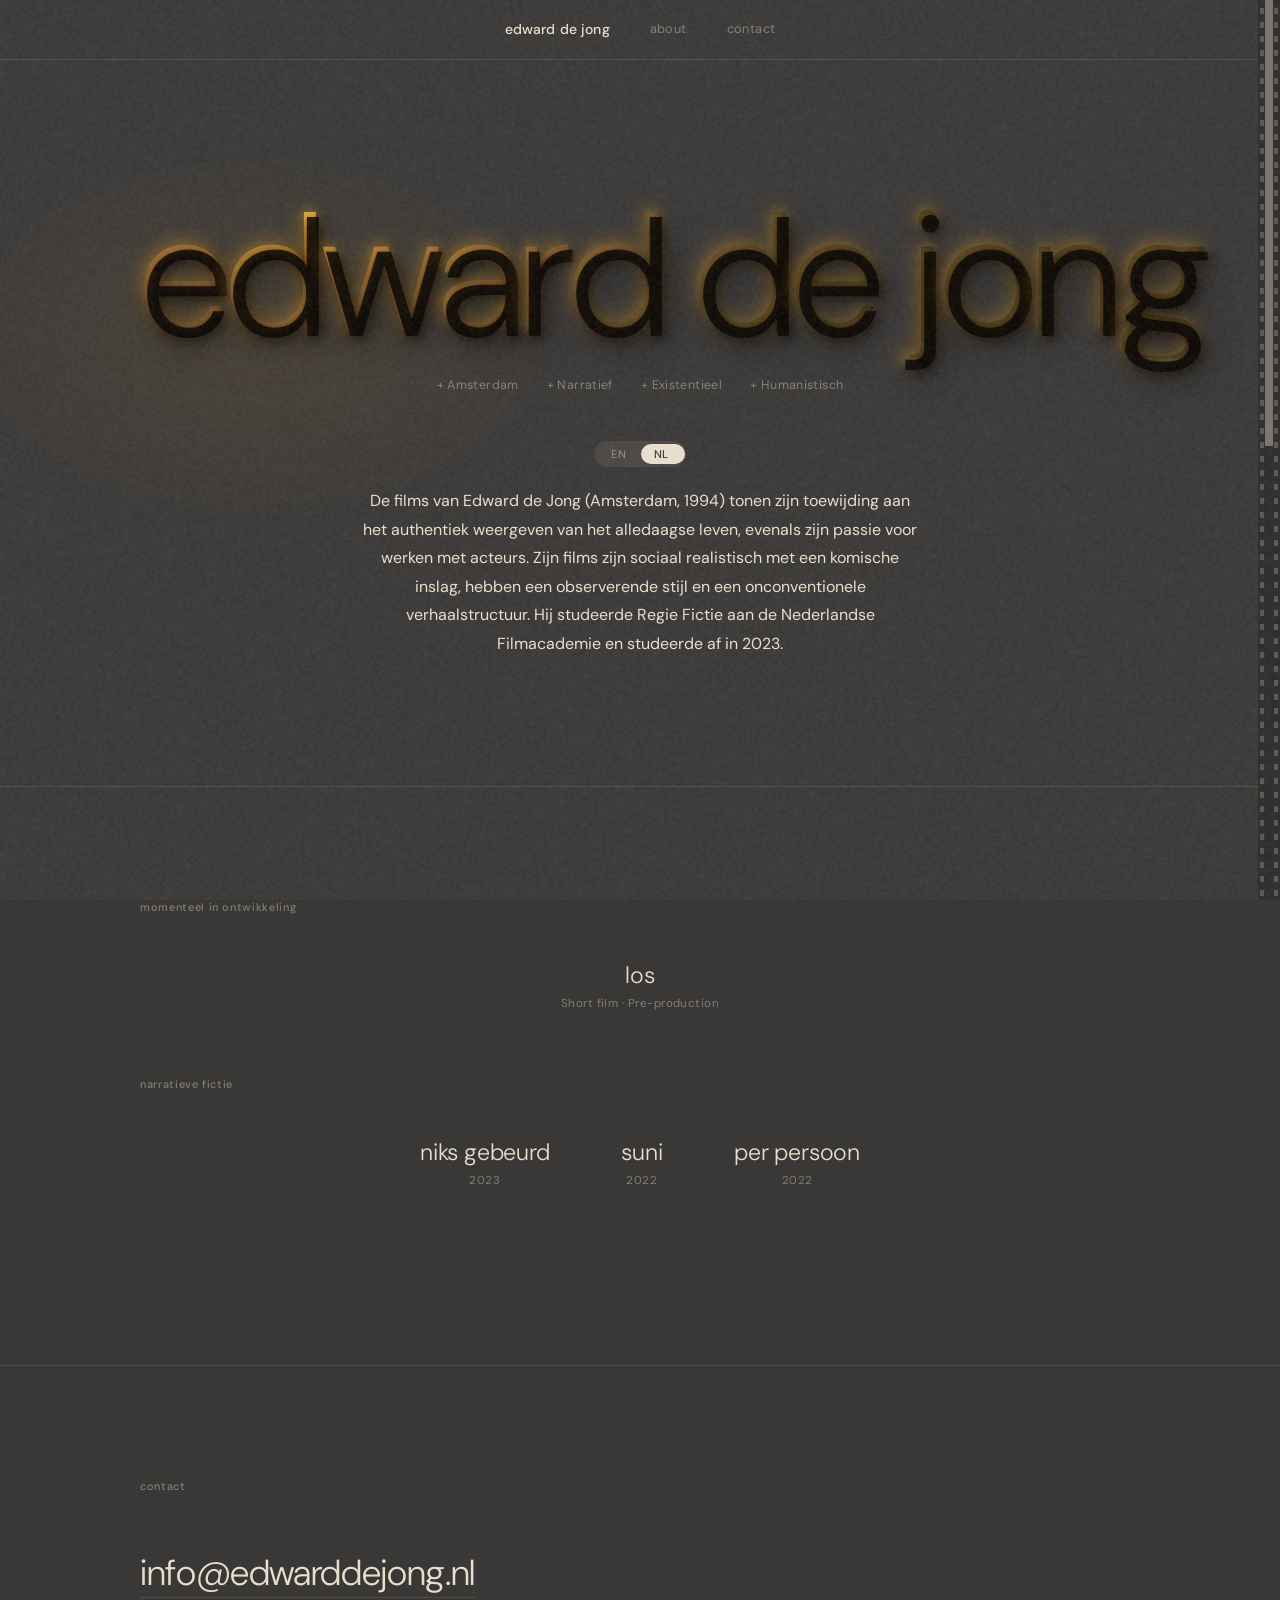
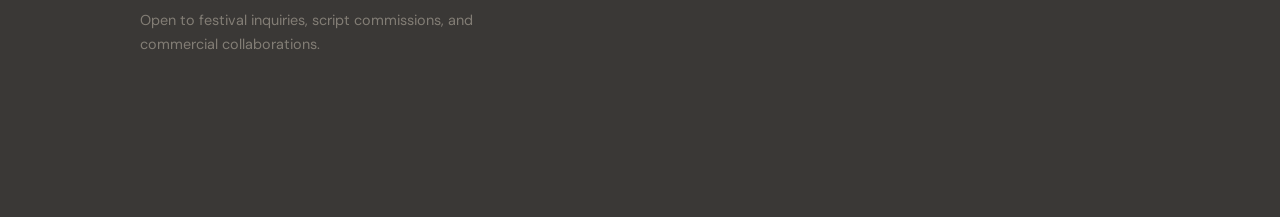
<file: index.html>
<!DOCTYPE html>
<html lang="en">
<head>
  <meta charset="UTF-8">
  <meta name="viewport" content="width=device-width, initial-scale=1.0">
  <title>Edward de Jong — Writer &amp; Director</title>
  <meta name="description" content="Edward de Jong is a Dutch writer and director based in Amsterdam, known for socially realistic films with a comic edge.">

  <!-- Open Graph -->
  <meta property="og:title"       content="Edward de Jong — Writer &amp; Director">
  <meta property="og:description" content="Dutch writer and director based in Amsterdam.">
  <meta property="og:image"       content="[OG image URL — add later]">
  <meta property="og:type"        content="website">
  <meta property="og:url"         content="https://edwarddejong.nl">

  <!-- Fonts: DM Sans -->
  <link rel="preconnect" href="https://fonts.googleapis.com">
  <link rel="preconnect" href="https://fonts.gstatic.com" crossorigin>
  <link href="https://fonts.googleapis.com/css2?family=DM+Sans:opsz,wght@9..40,300;9..40,400;9..40,500&display=swap" rel="stylesheet">

  <link rel="stylesheet" href="css/style.css">
</head>
<body id="top">
  <div id="pageOverlay" class="page-overlay"></div>

  <!-- ── Navigation ─────────────────────────────────────── -->
  <nav>
    <div class="nav-inner">
      <a href="#top" class="nav-name">Edward de Jong</a>
      <ul class="nav-links">
        <li><a href="about.html">About</a></li>
        <li><a href="#contact">Contact</a></li>
      </ul>
    </div>
  </nav>

  <!-- ── Intro ──────────────────────────────────────────── -->
  <section id="intro">
    <div class="container">
      <h1 class="intro-title" data-animate="1">Edward de Jong</h1>
      <p class="intro-sub" data-animate="2">
        <span data-en="+ Amsterdam"   data-nl="+ Amsterdam">+ Amsterdam</span>
        <span data-en="+ Narrative"   data-nl="+ Narratief">+ Narratief</span>
        <span data-en="+ Existential" data-nl="+ Existentieel">+ Existentieel</span>
        <span data-en="+ Humanistic"  data-nl="+ Humanistisch">+ Humanistisch</span>
      </p>

      <div data-animate="3">
        <!-- Language toggle -->
        <div class="lang-toggle" id="langToggle" role="group" aria-label="Language">
          <div class="lang-pill" id="langPill" aria-hidden="true"></div>
          <button class="lang-btn"        data-lang="en">EN</button>
          <button class="lang-btn active" data-lang="nl">NL</button>
        </div>

        <!-- Bio — crossfades between languages -->
        <div class="bio-wrap">
          <p class="bio-text" id="bio-en" hidden>
            Edward de Jong (Amsterdam, 1994) is a writer and director whose films are grounded in everyday life and shaped by a passion for working with actors. His work is socially realistic with a comic edge — observational in style, unconventional in structure. He studied Fiction Directing at the Nederlandse Filmacademie and graduated in 2023.
          </p>
          <p class="bio-text" id="bio-nl">
            De films van Edward de Jong (Amsterdam, 1994) tonen zijn toewijding aan het authentiek weergeven van het alledaagse leven, evenals zijn passie voor werken met acteurs. Zijn films zijn sociaal realistisch met een komische inslag, hebben een observerende stijl en een onconventionele verhaalstructuur. Hij studeerde Regie Fictie aan de Nederlandse Filmacademie en studeerde af in 2023.
          </p>
        </div>
      </div>
    </div>
  </section>

  <!-- ── Work ───────────────────────────────────────────── -->
  <section id="work">
    <!-- Two sub-sections built by buildFilmStrip() in main.js -->
    <div class="container" id="workContainer"></div>
  </section>

  <!-- ── Contact ────────────────────────────────────────── -->
  <section id="contact">
    <div class="container">
      <p class="section-label">Contact</p>
      <p class="contact-email" id="contact-email">
        <a href="mailto:info@edwarddejong.nl">info@edwarddejong.nl</a>
      </p>

      <p class="contact-note" id="contact-note">Open to festival inquiries, script commissions, and commercial collaborations.</p>
    </div>
  </section>

  <script src="js/data.js"></script>
  <script src="js/main.js"></script>
  <script src="js/effects.js"></script>

  <!-- Netlify Identity Widget — handles invite/password-reset links that
       land on the homepage with a #invite_token or #recovery_token hash -->
  <script src="https://identity.netlify.com/v1/netlify-identity-widget.js"></script>
  <script>
    if (window.netlifyIdentity) {
      window.netlifyIdentity.on('init', function(user) {
        if (!user) {
          window.netlifyIdentity.on('login', function() {
            document.location.href = '/admin/';
          });
        }
      });
    }
  </script>
</body>
</html>
</file>
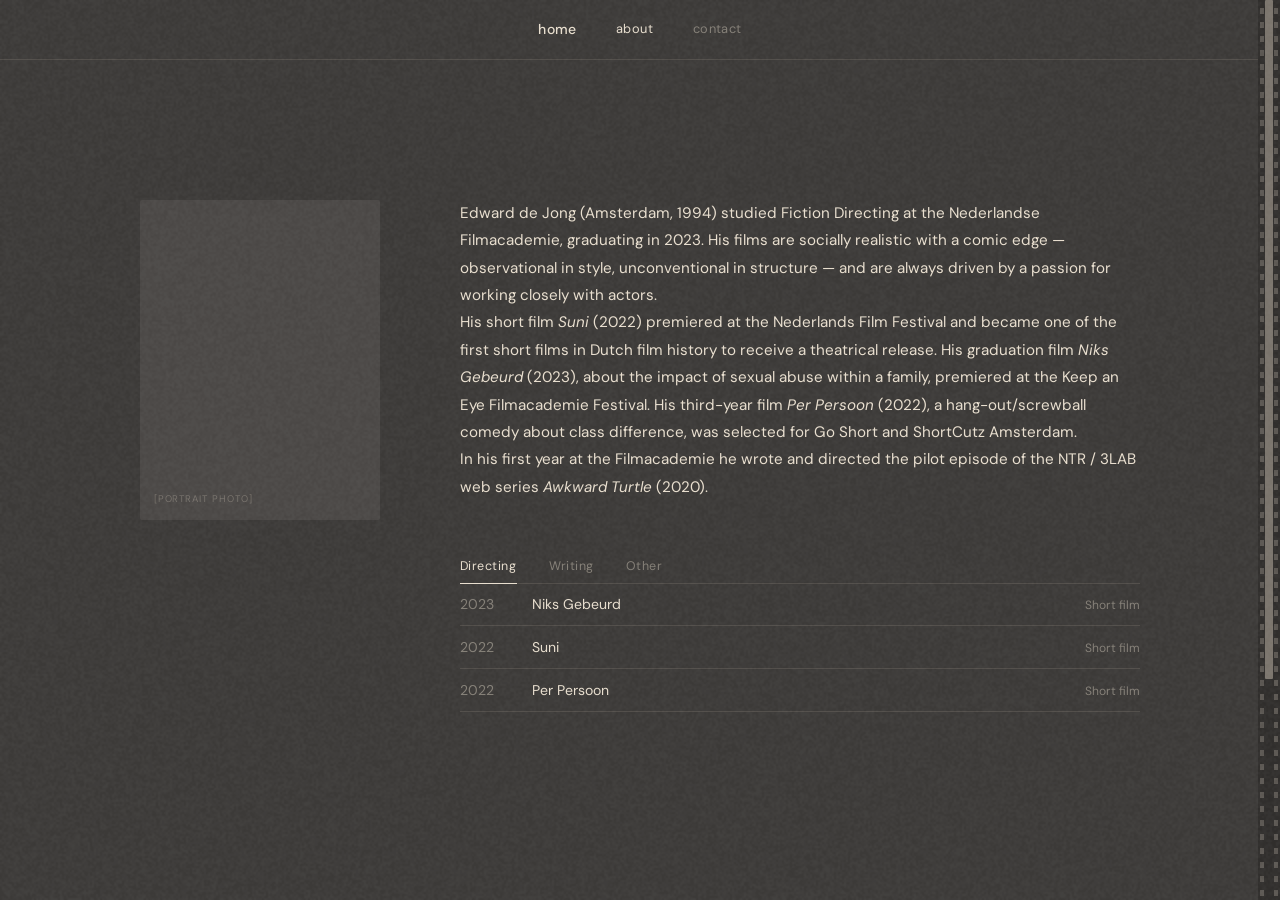
<file: about.html>
<!DOCTYPE html>
<html lang="en">
<head>
  <meta charset="UTF-8">
  <meta name="viewport" content="width=device-width, initial-scale=1.0">
  <title>About — Edward de Jong</title>
  <meta name="description" content="About Edward de Jong — Dutch writer and director based in Amsterdam.">

  <!-- Fonts: DM Sans (300, 400, 500) -->
  <link rel="preconnect" href="https://fonts.googleapis.com">
  <link rel="preconnect" href="https://fonts.gstatic.com" crossorigin>
  <link href="https://fonts.googleapis.com/css2?family=DM+Sans:opsz,wght@9..40,300;9..40,400;9..40,500&display=swap" rel="stylesheet">

  <link rel="stylesheet" href="css/style.css">
</head>
<body>
  <div id="pageOverlay" class="page-overlay"></div>

  <!-- ── Navigation ─────────────────────────────────────── -->
  <nav>
    <div class="nav-inner">
      <a href="index.html" class="nav-back">home</a>
      <ul class="nav-links">
        <li><a href="about.html" class="nav-current">About</a></li>
        <li><a href="index.html#contact">Contact</a></li>
      </ul>
    </div>
  </nav>

  <!-- ── About ──────────────────────────────────────────── -->
  <main class="about-page">
    <div class="container">

      <div class="about-grid">
        <!-- Portrait -->
        <div id="portrait-container" class="portrait-ph" aria-label="Portrait photo placeholder">
          <span>[Portrait photo]</span>
        </div>

        <!-- Bio + CV -->
        <div class="about-right">
          <div class="about-bio" id="about-bio">
            <p>Edward de Jong (Amsterdam, 1994) studied Fiction Directing at the Nederlandse Filmacademie, graduating in 2023. His films are socially realistic with a comic edge — observational in style, unconventional in structure — and are always driven by a passion for working closely with actors.</p>
            <br>
            <p>His short film <em>Suni</em> (2022) premiered at the Nederlands Film Festival and became one of the first short films in Dutch film history to receive a theatrical release. His graduation film <em>Niks Gebeurd</em> (2023), about the impact of sexual abuse within a family, premiered at the Keep an Eye Filmacademie Festival. His third-year film <em>Per Persoon</em> (2022), a hang-out/screwball comedy about class difference, was selected for Go Short and ShortCutz Amsterdam.</p>
            <br>
            <p>In his first year at the Filmacademie he wrote and directed the pilot episode of the NTR / 3LAB web series <em>Awkward Turtle</em> (2020).</p>
          </div>

          <!-- CV tabs -->
          <div class="cv-tabs" role="tablist">
            <button class="cv-tab active" data-tab="directing"  role="tab" aria-selected="true">Directing</button>
            <button class="cv-tab"        data-tab="writing"    role="tab" aria-selected="false">Writing</button>
            <button class="cv-tab"        data-tab="other-work" role="tab" aria-selected="false">Other</button>
          </div>

          <!-- Directing panel -->
          <!-- data-slug links each row to its content/work/[slug].md file.
               Rows whose project has visible:false are hidden by about.js. -->
          <div class="cv-panel active" id="panel-directing" role="tabpanel">
            <div class="cv-item" data-slug="myrte-siebinga">
              <span class="cv-year">2024</span>
              <span class="cv-title">De Sketches van Myrte Siebinga</span>
              <span class="cv-role">Short</span>
            </div>
            <div class="cv-item" data-slug="niks-gebeurd">
              <span class="cv-year">2023</span>
              <span class="cv-title">Niks Gebeurd</span>
              <span class="cv-role">Short film</span>
            </div>
            <div class="cv-item" data-slug="turks-fruit">
              <span class="cv-year">2023</span>
              <span class="cv-title">Turks Fruit — Parodie</span>
              <span class="cv-role">Short</span>
            </div>
            <div class="cv-item" data-slug="dat-kan">
              <span class="cv-year">2023</span>
              <span class="cv-title">Dat Kan!</span>
              <span class="cv-role">Commercial</span>
            </div>
            <div class="cv-item" data-slug="suni">
              <span class="cv-year">2022</span>
              <span class="cv-title">Suni</span>
              <span class="cv-role">Short film</span>
            </div>
            <div class="cv-item" data-slug="per-persoon">
              <span class="cv-year">2022</span>
              <span class="cv-title">Per Persoon</span>
              <span class="cv-role">Short film</span>
            </div>
            <div class="cv-item" data-slug="onweer">
              <span class="cv-year">2022</span>
              <span class="cv-title">Onweer</span>
              <span class="cv-role">Music video</span>
            </div>
            <div class="cv-item" data-slug="ik-haat-poezie">
              <span class="cv-year">2020</span>
              <span class="cv-title">Ik Haat Poëzie</span>
              <span class="cv-role">Short</span>
            </div>
            <div class="cv-item" data-slug="sabotage">
              <span class="cv-year">2020</span>
              <span class="cv-title">Sabotage</span>
              <span class="cv-role">Music video</span>
            </div>
            <div class="cv-item" data-slug="awkward-turtle">
              <span class="cv-year">2020</span>
              <span class="cv-title">Awkward Turtle</span>
              <span class="cv-role">Web series</span>
            </div>
          </div>

          <!-- Writing panel -->
          <div class="cv-panel" id="panel-writing" role="tabpanel">
            <div class="cv-item" data-slug="niks-gebeurd">
              <span class="cv-year">2023</span>
              <span class="cv-title">Niks Gebeurd</span>
              <span class="cv-role">Short film</span>
            </div>
            <div class="cv-item" data-slug="per-persoon">
              <span class="cv-year">2022</span>
              <span class="cv-title">Per Persoon</span>
              <span class="cv-role">Short film</span>
            </div>
            <div class="cv-item" data-slug="awkward-turtle">
              <span class="cv-year">2020</span>
              <span class="cv-title">Awkward Turtle</span>
              <span class="cv-role">Web series</span>
            </div>
          </div>

          <!-- Other work panel -->
          <div class="cv-panel" id="panel-other-work" role="tabpanel">
            <!-- No data-slug: always visible -->
            <div class="cv-item">
              <span class="cv-year">2018–22</span>
              <span class="cv-title">Various PA and AD work</span>
              <span class="cv-role"></span>
            </div>
          </div>
        </div>
      </div>

    </div>
  </main>

  <script src="js/about.js"></script>
  <script src="js/effects.js"></script>
</body>
</html>
</file>
<file: css/style.css>
/*
 * Edward de Jong — Personal Website
 * Style: Restrained, typographic, minimal
 * ----------------------------------------
 * Table of contents:
 *   1. Reset & base
 *   2. Variables
 *   3. Navigation
 *   4. Sections & layout
 *   5. Intro
 *   6. EN/NL toggle
 *   7. Work / project list
 *   8. Still preview (hover)
 *   9. About
 *  10. Contact
 *  11. Page load animation
 *  12. Work page (project detail)
 *  13. Lightbox
 *  14. Responsive
 */

/* ── 1. Reset & base ───────────────────────────────────── */

*, *::before, *::after {
  box-sizing: border-box;
  margin: 0;
  padding: 0;
}

html {
  scroll-behavior: smooth;
  font-size: 16px;
}

body {
  background: var(--bg);
  color: var(--text);
  font-family: var(--font);
  font-size: 1rem;
  line-height: 1.6;
  -webkit-font-smoothing: antialiased;
  -moz-osx-font-smoothing: grayscale;
}

a { color: inherit; text-decoration: none; }
img { display: block; max-width: 100%; }
button { font-family: var(--font); }

/* ── 2. Variables ─────────────────────────────────────── */

:root {
  --bg:        #3a3836;
  --text:      #e8dece;
  --muted:     rgba(232, 222, 206, 0.42);
  --subtle:    rgba(232, 222, 206, 0.16);
  --border:    rgba(232, 222, 206, 0.12);
  --ph-bg:     #494644;
  --ph-text:   rgba(232, 222, 206, 0.28);

  --font: 'DM Sans', system-ui, -apple-system, sans-serif;

  --max-w:   1080px;
  --pad:     2.5rem;
  --nav-h:   3.75rem;
}

/* ── 3. Navigation ────────────────────────────────────── */

nav {
  position: sticky;
  top: 0;
  z-index: 100;
  background: var(--bg);
  height: var(--nav-h);
  border-bottom: 1px solid var(--border);
}

.nav-inner {
  max-width: var(--max-w);
  margin: 0 auto;
  padding: 0 var(--pad);
  height: 100%;
  display: flex;
  align-items: center;
  justify-content: center;
  gap: 2.5rem;
}

.nav-name {
  font-size: 0.875rem;
  font-weight: 500;
  letter-spacing: 0.01em;
  color: var(--text);
  text-transform: lowercase;
}
.nav-name:hover { opacity: 0.6; }

/* "back the way you came" — shown on all pages except homepage */
@keyframes nav-back-flash {
  0%, 100% { color: #e8001d; }
  50%       { color: #ffffff; }
}

.nav-back {
  font-size: 0.875rem;
  font-weight: 500;
  letter-spacing: 0.01em;
  color: var(--text);
  display: inline-block; /* required for transform */
  transition: transform 0.22s cubic-bezier(0.34, 1.56, 0.64, 1);
}

.nav-back:hover {
  transform: scale(1.05);
  animation: nav-back-flash 0.35s ease-in-out infinite;
}

.nav-links {
  display: contents;
}
.nav-links li {
  display: contents;
  list-style: none;
}

.nav-links a {
  font-size: 0.8rem;
  font-weight: 400;
  color: var(--muted);
  letter-spacing: 0.03em;
  transition: color 0.15s;
  text-transform: lowercase;
}
.nav-links a:hover { color: var(--text); }

/* ── 4. Sections & layout ─────────────────────────────── */

.container {
  max-width: var(--max-w);
  margin: 0 auto;
  padding: 0 var(--pad);
}

section {
  padding: 7rem 0;
  border-top: 1px solid var(--border);
}

#intro {
  border-top: none;
  padding-top: 8rem;
  padding-bottom: 8rem;
  background:
    radial-gradient(ellipse 500px 300px at 20% 38%, rgba(210,140,28,0.09) 0%, transparent 60%),
    var(--bg);
}

.section-label {
  font-size: 0.68rem;
  font-weight: 500;
  letter-spacing: 0.06em;
  text-transform: lowercase;
  color: var(--muted);
  margin-bottom: 3rem;
}

/* ── 5. Intro ─────────────────────────────────────────── */

#intro .container {
  text-align: center;
  position: relative;
  z-index: 0;
}

.intro-title {
  font-family: var(--font);
  font-size: clamp(3rem, 10vw, 8rem); /* JS overrides on desktop */
  font-weight: 300;
  letter-spacing: -0.01em;
  line-height: 1;
  text-transform: lowercase;
  white-space: nowrap;
  margin-bottom: 1.1rem;
  position: relative;
  z-index: 2;

  /* Warm key light from upper-left; shadow side is dark gray, not black */
  color: #4e3c30;
  text-shadow:
    3px 5px 0px   rgba(8, 5, 2, 0.85),
    5px 8px 12px  rgba(5, 3, 1, 0.70),
    9px 14px 32px rgba(3, 2, 0, 0.55),
    -2px -3px 20px rgba(220, 150, 40, 0.50),
    -1px -1px  8px rgba(255, 210, 80, 0.22);
}

.intro-sub {
  display: flex;
  gap: 1.75rem;
  flex-wrap: wrap;
  justify-content: center;
  font-size: 0.78rem;
  font-weight: 400;
  color: var(--muted);
  letter-spacing: 0.03em;
  margin-bottom: 2.75rem;
}

/* ── 6. EN/NL toggle ──────────────────────────────────── */

.lang-toggle {
  display: inline-flex;
  align-items: center;
  position: relative;
  background: var(--ph-bg);
  border-radius: 999px;
  padding: 3px;
  margin-bottom: 1.25rem;
  gap: 0;
}

.lang-pill {
  position: absolute;
  top: 3px;
  left: 3px;
  height: calc(100% - 6px);
  background: var(--text);
  border-radius: 999px;
  transition: transform 0.28s cubic-bezier(0.4, 0, 0.2, 1),
              width 0.28s cubic-bezier(0.4, 0, 0.2, 1);
  pointer-events: none;
}

.lang-btn {
  position: relative;
  z-index: 1;
  background: none;
  border: none;
  padding: 0.28rem 0.85rem;
  font-size: 0.7rem;
  font-weight: 500;
  letter-spacing: 0.08em;
  cursor: pointer;
  color: var(--muted);
  border-radius: 999px;
  transition: color 0.28s;
  line-height: 1;
}
.lang-btn.active { color: var(--bg); }

/* Individual letters — needed for transform in the repel effect */
.intro-title .letter {
  display: inline-block;
  will-change: transform;
}

/* ── Bio ──────────────────────────────────────────────── */

.bio-wrap {
  max-width: 560px;
  margin: 0 auto;
  text-align: center;
}

.bio-text {
  font-size: 1rem;
  font-weight: 400;
  line-height: 1.78;
  color: var(--text);
  transition: opacity 0.3s ease;
}

/* ── 7. Film strip ────────────────────────────────────── */

.work-subsection {
  margin-bottom: 4rem;
}
.work-subsection + .work-subsection {
  margin-top: 1rem;
}

.film-strip {
  display: flex;
  flex-wrap: wrap;
  justify-content: center;
  gap: 0 4.5rem;
  align-items: flex-start;
}

.film-item {
  display: flex;
  flex-direction: column;
  align-items: center;
  gap: 0.45rem;
  text-decoration: none;
  cursor: pointer;
  position: relative;
}

.film-title {
  font-size: 1.45rem;
  font-weight: 300;
  color: var(--text);
  letter-spacing: -0.01em;
  line-height: 1;
  display: inline-block;
  transition: opacity 0.18s;
  text-transform: lowercase;
}
.film-item:hover .film-title { opacity: 0.6; }
.film-item--upcoming:hover .film-title { opacity: 1; } /* rope handles the visual */

.film-year,
.film-meta {
  font-size: 0.72rem;
  color: var(--muted);
  letter-spacing: 0.04em;
  line-height: 1.5;
  text-align: center;
}

/* ── Work / project list ──────────────────────────────── */

.filter-pills {
  display: flex;
  gap: 0.35rem;
  flex-wrap: wrap;
  margin-bottom: 2.5rem;
}

.pill {
  background: none;
  border: 1px solid var(--border);
  border-radius: 999px;
  padding: 0.3rem 0.85rem;
  font-size: 0.72rem;
  font-weight: 400;
  letter-spacing: 0.04em;
  cursor: pointer;
  color: var(--muted);
  transition: color 0.15s, border-color 0.15s, background 0.15s;
  line-height: 1;
}
.pill:hover {
  color: var(--text);
  border-color: var(--text);
}
.pill.active {
  background: var(--text);
  border-color: var(--text);
  color: var(--bg);
}

/* ── Project list ─────────────────────────────────────── */

.project-list {
  border-top: 0.5px solid var(--border);
}

.project-row {
  display: flex;
  align-items: center;
  justify-content: space-between;
  padding: 1.05rem 0;
  border-bottom: 0.5px solid var(--border);
  cursor: pointer;
  text-decoration: none;
  color: var(--text);
  transition: opacity 0.25s ease;
  user-select: none;
}

.project-row.fading-out {
  opacity: 0;
  pointer-events: none;
}

.project-row.hidden {
  display: none;
}

.project-left {
  display: flex;
  align-items: center;
  gap: 0.75rem;
  flex: 1;
  min-width: 0;
}

/* Small thumbnail: only shows on touch/mobile */
.project-thumb {
  display: none;
  width: 46px;
  height: 30px;
  flex-shrink: 0;
  background: var(--ph-bg);
  border-radius: 2px;
}

.project-title {
  font-size: 1rem;
  font-weight: 400;
  letter-spacing: 0.005em;
  white-space: nowrap;
  overflow: hidden;
  text-overflow: ellipsis;
  transition: transform 0.22s ease;
}

.project-row:hover .project-title {
  transform: translateX(7px);
}

.project-year {
  font-size: 0.78rem;
  color: var(--muted);
  flex-shrink: 0;
  margin-left: 1.5rem;
}

/* ── 8. Still preview (hover) ─────────────────────────── */

.still-preview {
  position: fixed;
  width: 290px;
  aspect-ratio: 16 / 10;
  pointer-events: none;
  z-index: 300;
  opacity: 0;
  transition: opacity 0.2s ease;
  border-radius: 2px;
  overflow: hidden;
  box-shadow: 0 4px 24px rgba(0, 0, 0, 0.08);
}

.still-preview.visible {
  opacity: 1;
}

.still-ph {
  width: 100%;
  height: 100%;
  background: var(--ph-bg);
  display: flex;
  align-items: center;
  justify-content: center;
  font-size: 0.6rem;
  letter-spacing: 0.1em;
  color: var(--ph-text);
  text-transform: uppercase;
  font-family: var(--font);
}

/* ── 9. About ─────────────────────────────────────────── */

.about-grid {
  display: grid;
  grid-template-columns: 240px 1fr;
  gap: 5rem;
  align-items: start;
}

.portrait-ph {
  aspect-ratio: 3 / 4;
  background: var(--ph-bg);
  border-radius: 2px;
  display: flex;
  align-items: flex-end;
  padding: 0.85rem;
}

.portrait-ph span {
  font-size: 0.6rem;
  letter-spacing: 0.1em;
  text-transform: uppercase;
  color: var(--ph-text);
}

/* Portrait: real photo (set by CMS) */
.portrait-live {
  aspect-ratio: 3 / 4;
  border-radius: 2px;
  overflow: hidden;
}

.portrait-live img {
  width: 100%;
  height: 100%;
  object-fit: cover;
  display: block;
}

.about-bio {
  font-size: 0.95rem;
  line-height: 1.8;
  color: var(--text);
  margin-bottom: 3rem;
}

/* ── CV tabs ──────────────────────────────────────────── */

.cv-tabs {
  display: flex;
  border-bottom: 1px solid var(--border);
  margin-bottom: 0;
  gap: 0;
}

.cv-tab {
  background: none;
  border: none;
  padding: 0.55rem 0;
  margin-right: 2rem;
  font-size: 0.78rem;
  font-weight: 400;
  letter-spacing: 0.04em;
  cursor: pointer;
  color: var(--muted);
  border-bottom: 1.5px solid transparent;
  margin-bottom: -1px;
  transition: color 0.15s, border-color 0.15s;
}
.cv-tab.active {
  color: var(--text);
  border-bottom-color: var(--text);
}

.cv-panel {
  display: none;
}
.cv-panel.active {
  display: block;
}

.cv-item {
  display: flex;
  align-items: baseline;
  gap: 1rem;
  padding: 0.6rem 0;
  border-bottom: 0.5px solid var(--border);
  font-size: 0.88rem;
}

.cv-year {
  color: var(--muted);
  flex-shrink: 0;
  width: 3.5rem;
  font-variant-numeric: tabular-nums;
}

.cv-title {
  flex: 1;
}

.cv-role {
  font-size: 0.75rem;
  color: var(--muted);
  flex-shrink: 0;
  text-align: right;
}

/* ── 10. Contact ──────────────────────────────────────── */

#contact {
  padding-bottom: 10rem;
}

.contact-email {
  font-size: clamp(1.4rem, 3.5vw, 2.25rem);
  font-weight: 300;
  letter-spacing: -0.01em;
  margin-bottom: 0.5rem;
}

.contact-email a {
  color: var(--text);
  border-bottom: 1px solid var(--border);
  transition: border-color 0.15s;
  padding-bottom: 1px;
}
.contact-email a:hover {
  border-color: var(--text);
}

.contact-phone {
  font-size: 1rem;
  color: var(--muted);
  margin-bottom: 1.75rem;
}

.contact-note {
  font-size: 0.9rem;
  color: var(--muted);
  max-width: 400px;
  line-height: 1.65;
}

/* ── 11. Page load animation ──────────────────────────── */

@keyframes fadeUp {
  from {
    opacity: 0;
    transform: translateY(10px);
  }
  to {
    opacity: 1;
    transform: translateY(0);
  }
}

[data-animate] {
  opacity: 0;
  animation: fadeUp 0.5s ease forwards;
}

[data-animate="1"] { animation-delay: 0.05s; }
[data-animate="2"] { animation-delay: 0.18s; }
[data-animate="3"] { animation-delay: 0.3s; }
[data-animate="4"] { animation-delay: 0.42s; }

/* Bio container sits above floating words */
#intro [data-animate="3"] {
  position: relative;
  z-index: 5;
}

/* Work and contact sections paint on top of any overflow from #intro */
#work, #contact {
  position: relative;
  z-index: 1;
  background: var(--bg);
}

/* Nav: current-page link */
.nav-current {
  color: var(--text) !important;
}

/* ── 12. Work page ────────────────────────────────────── */

/* About page — same outer spacing as work page */
.about-page {
  padding-top: calc(var(--nav-h) + 5rem);
  padding-bottom: 8rem;
}

.work-page {
  max-width: var(--max-w);
  margin: 0 auto;
  padding: 0 var(--pad);
  padding-top: calc(var(--nav-h) + 3.5rem);
  padding-bottom: 8rem;
  animation: fadeUp 0.4s ease forwards;
}

.work-back {
  display: inline-flex;
  align-items: center;
  gap: 0.4rem;
  font-size: 0.78rem;
  font-weight: 400;
  letter-spacing: 0.04em;
  color: var(--muted);
  transition: color 0.15s;
  margin-bottom: 3.5rem;
}
.work-back:hover { color: var(--text); }
.work-back-arrow {
  font-size: 0.95rem;
  line-height: 1;
}

.work-title {
  font-size: clamp(2rem, 5vw, 3.75rem);
  font-weight: 300;
  letter-spacing: -0.02em;
  line-height: 1.08;
  margin-bottom: 1.25rem;
  text-transform: lowercase;
}

.work-meta {
  font-size: 0.8rem;
  color: var(--muted);
  letter-spacing: 0.04em;
  margin-bottom: 3.5rem;
  display: flex;
  flex-wrap: wrap;
  gap: 0 0.5rem;
}

.work-meta-sep {
  color: var(--subtle);
}

/* Key still */
.work-key-still {
  width: 100%;
  aspect-ratio: 16 / 9;
  background: var(--ph-bg);
  border-radius: 2px;
  display: flex;
  align-items: center;
  justify-content: center;
  margin-bottom: 3.5rem;
  font-size: 0.65rem;
  letter-spacing: 0.1em;
  text-transform: uppercase;
  color: var(--ph-text);
}

/* Logline + synopsis */
.work-logline {
  font-size: 1.15rem;
  font-weight: 300;
  line-height: 1.6;
  font-style: italic;
  color: var(--text);
  max-width: 640px;
  margin-bottom: 1.5rem;
}

.work-synopsis {
  font-size: 0.95rem;
  line-height: 1.8;
  color: var(--text);
  max-width: 640px;
  margin-bottom: 4rem;
}

/* Trailer embed */
.work-section-label {
  font-size: 0.65rem;
  font-weight: 500;
  letter-spacing: 0.06em;
  text-transform: lowercase;
  color: var(--muted);
  margin-bottom: 1rem;
}

.work-trailer {
  width: 100%;
  aspect-ratio: 16 / 9;
  background: var(--ph-bg);
  border-radius: 2px;
  display: flex;
  align-items: center;
  justify-content: center;
  font-size: 0.65rem;
  letter-spacing: 0.1em;
  text-transform: uppercase;
  color: var(--ph-text);
  margin-bottom: 4rem;
  overflow: hidden;
}

.work-trailer iframe {
  width: 100%;
  height: 100%;
  border: none;
}

/* Stills gallery */
.work-gallery {
  display: grid;
  grid-template-columns: repeat(4, 1fr);
  gap: 0.5rem;
  margin-bottom: 4rem;
}

.work-still-item {
  aspect-ratio: 16 / 9;
  background: var(--ph-bg);
  border-radius: 2px;
  cursor: pointer;
  display: flex;
  align-items: center;
  justify-content: center;
  font-size: 0.6rem;
  letter-spacing: 0.08em;
  text-transform: uppercase;
  color: var(--ph-text);
  transition: opacity 0.15s;
  overflow: hidden;
}
.work-still-item:hover { opacity: 0.75; }

.work-still-item img {
  width: 100%;
  height: 100%;
  object-fit: cover;
}

/* Figure wrapper for CMS gallery items (holds still + optional caption) */
.work-still-figure {
  display: flex;
  flex-direction: column;
}

.work-still-caption {
  font-size: 0.65rem;
  letter-spacing: 0.03em;
  color: var(--muted);
  text-align: center;
  margin-top: 0.35rem;
  line-height: 1.4;
}

/* Festivals */
.work-festivals {
  margin-bottom: 4rem;
}

.festival-list {
  font-size: 0.9rem;
  line-height: 1.75;
  color: var(--muted);
}

/* Credits */
.work-credits {
  margin-bottom: 4rem;
}

.credit-row {
  display: flex;
  gap: 1.5rem;
  padding: 0.55rem 0;
  border-bottom: 0.5px solid var(--border);
  font-size: 0.88rem;
}

.credit-role {
  color: var(--muted);
  flex: 0 0 160px;
  font-size: 0.8rem;
}

.credit-name {
  color: var(--text);
  flex: 1;
}

/* Watch link */
.work-watch {
  display: inline-block;
  border: 1px solid var(--text);
  padding: 0.65rem 1.4rem;
  font-size: 0.8rem;
  font-weight: 500;
  letter-spacing: 0.06em;
  color: var(--text);
  border-radius: 2px;
  transition: background 0.15s, color 0.15s;
}
.work-watch:hover {
  background: var(--text);
  color: var(--bg);
}

/* ── 13. Lightbox ─────────────────────────────────────── */

.lightbox {
  position: fixed;
  inset: 0;
  background: rgba(17, 17, 16, 0.92);
  z-index: 500;
  display: none;
  align-items: center;
  justify-content: center;
  cursor: pointer;
}

.lightbox.open {
  display: flex;
}

.lightbox-img {
  max-width: 88vw;
  max-height: 88vh;
  object-fit: contain;
  border-radius: 2px;
}

.lightbox-ph {
  width: 80vw;
  max-width: 900px;
  aspect-ratio: 16 / 9;
  background: var(--ph-bg);
  border-radius: 2px;
  display: flex;
  align-items: center;
  justify-content: center;
  font-size: 0.65rem;
  letter-spacing: 0.1em;
  text-transform: uppercase;
  color: var(--ph-text);
}

/* Caption inside lightbox */
.lightbox-caption {
  color: rgba(255, 255, 255, 0.5);
  font-size: 0.78rem;
  letter-spacing: 0.02em;
  text-align: center;
  margin-top: 0.85rem;
  pointer-events: none;
  max-width: 560px;
  line-height: 1.5;
}

.lightbox-close {
  position: absolute;
  top: 1.5rem;
  right: 1.75rem;
  background: none;
  border: none;
  color: rgba(255,255,255,0.5);
  font-size: 1.4rem;
  cursor: pointer;
  line-height: 1;
  transition: color 0.15s;
}
.lightbox-close:hover { color: rgba(255,255,255,0.9); }

/* ── 14. Responsive ───────────────────────────────────── */

@media (max-width: 1024px) {
  :root {
    --pad: 2rem;
  }
}

@media (max-width: 768px) {
  :root {
    --pad: 1.25rem;
  }

  section {
    padding: 4.5rem 0;
  }

  #intro {
    padding-top: 4.5rem;
    padding-bottom: 4.5rem;
  }

  /* Let the name wrap naturally on mobile — JS fit is desktop only */
  .intro-title {
    white-space: normal !important;
    font-size: clamp(2.5rem, 13vw, 4rem) !important;
  }

  /* Nav */
  .nav-inner {
    gap: 1.5rem;
  }
  .nav-links a {
    font-size: 0.75rem;
  }

  /* Filter pills: horizontal scroll */
  .filter-pills {
    flex-wrap: nowrap;
    overflow-x: auto;
    padding-bottom: 0.25rem;
    -webkit-overflow-scrolling: touch;
    scrollbar-width: none;
    margin-left: calc(-1 * var(--pad));
    margin-right: calc(-1 * var(--pad));
    padding-left: var(--pad);
    padding-right: var(--pad);
  }
  .filter-pills::-webkit-scrollbar { display: none; }

  /* Show thumbnails, disable hover preview */
  .project-thumb { display: block; }
  .still-preview { display: none !important; }

  /* No title shift on mobile (touch) */
  .project-row:hover .project-title {
    transform: none;
  }

  /* About: stack vertically */
  .about-grid {
    grid-template-columns: 1fr;
    gap: 2.5rem;
  }

  .portrait-ph,
  .portrait-live {
    aspect-ratio: 4 / 3;
    max-width: 260px;
  }

  /* Work page gallery: 2 columns */
  .work-gallery {
    grid-template-columns: repeat(2, 1fr);
  }

  /* Credits: stack role/name */
  .credit-role {
    flex: 0 0 120px;
  }
}

@media (max-width: 480px) {
  .intro-title {
    font-size: 2rem;
  }

  .contact-email {
    font-size: 1.25rem;
  }

  .work-title {
    font-size: 1.75rem;
  }

  .work-gallery {
    grid-template-columns: repeat(2, 1fr);
    gap: 0.35rem;
  }

  .credit-row {
    flex-direction: column;
    gap: 0.15rem;
  }
  .credit-role {
    flex: none;
  }
}

/* ── 15. Effects (grain, page transitions) ────────────────── */

.page-overlay {
  position: fixed;
  inset: 0;
  background: #3a3836;
  z-index: 9999;
  pointer-events: none;
  opacity: 1;
  transition: opacity 0.22s ease;
}

.page-overlay.faded {
  opacity: 0;
}

/* ── 16. Film strip scrollbar ─────────────────────────────── */

/* Hide native scrollbar while keeping scroll behaviour */
html {
  scrollbar-width: none;
}
html::-webkit-scrollbar {
  display: none;
}

@media (pointer: fine) {
  .film-scrollbar {
    position: fixed;
    right: 0;
    top: 0;
    width: 22px;
    height: 100%;
    z-index: 5000;
    user-select: none;
    /* Dark strip — slightly darker than --bg for contrast */
    background-color: #2e2c2a;
    /* Sprocket-hole marks: two vertical columns of small rectangles */
    background-image:
      repeating-linear-gradient(180deg,
        transparent        0px,
        transparent        4px,
        rgba(245,235,218,0.22) 4px,
        rgba(245,235,218,0.22) 10px,
        transparent       10px,
        transparent       14px
      ),
      repeating-linear-gradient(180deg,
        transparent        0px,
        transparent        4px,
        rgba(245,235,218,0.22) 4px,
        rgba(245,235,218,0.22) 10px,
        transparent       10px,
        transparent       14px
      );
    background-position: 2px 4px, 16px 4px;
    background-size:     4px 14px, 4px 14px;
    background-repeat:   repeat-y, repeat-y;
  }

  .film-scrollbar-thumb {
    position: absolute;
    left: 7px;
    right: 7px;
    min-height: 28px;
    background: rgba(232,222,206,0.40);
    border-radius: 1px;
    cursor: grab;
    transition: background 0.15s;
  }

  .film-scrollbar-thumb:hover {
    background: rgba(232,222,206,0.62);
  }

  .film-scrollbar--dragging .film-scrollbar-thumb {
    cursor: grabbing;
    background: rgba(232,222,206,0.80);
  }
}
</file>
